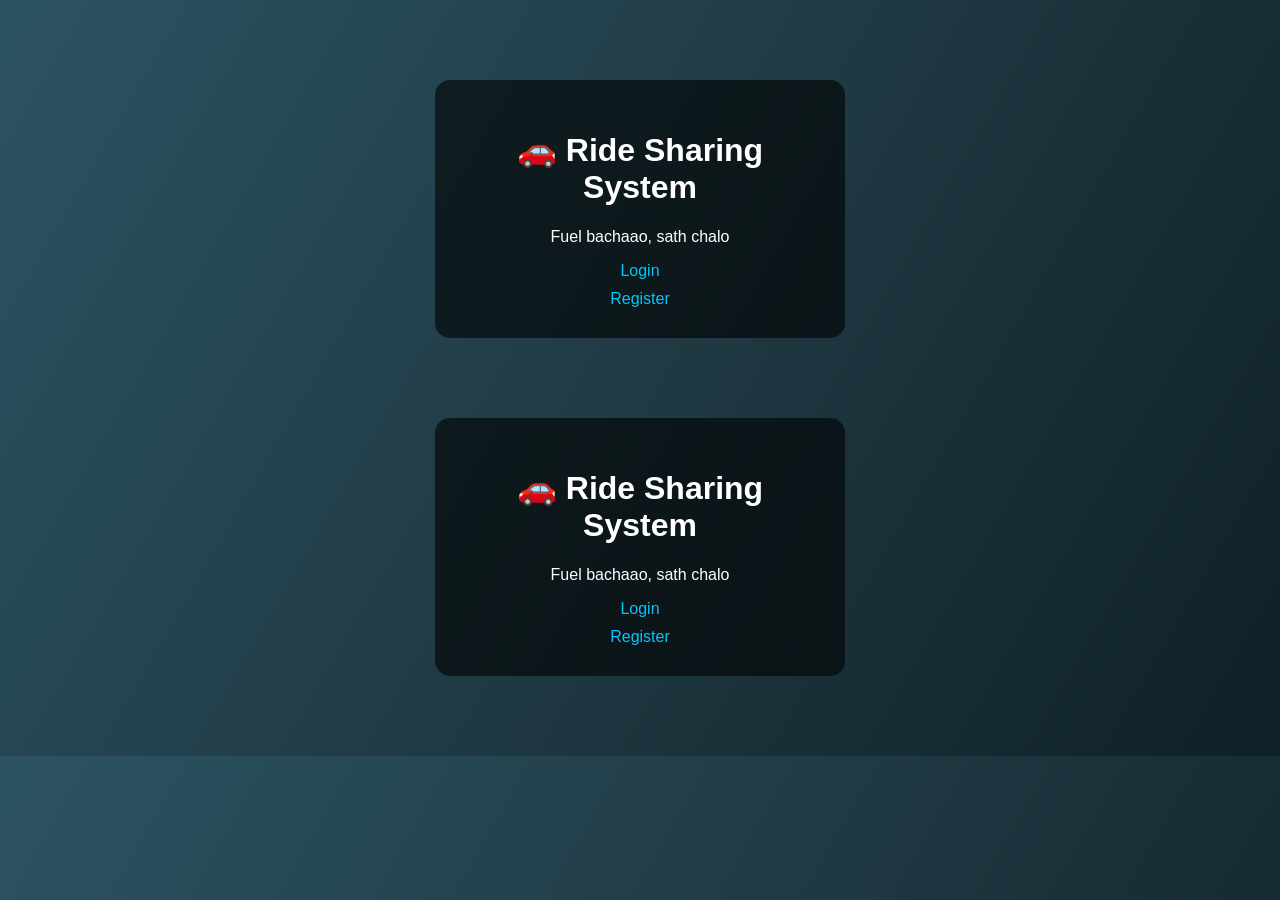
<file: templates/index.html>
<!DOCTYPE html>
<html>
<head>
    <title>Ride Sharing</title>
    <link rel="stylesheet" href="/static/style.css">
</head>
<body>
<div class="box">
    <h1>🚗 Ride Sharing System</h1>
    <p>Fuel bachaao, sath chalo</p>
    <a href="/login">Login</a>
    <a href="/register">Register</a>
</div>
</body>
</html>
<!DOCTYPE html>
<html>
<head>
    <title>Ride Sharing</title>
    <link rel="stylesheet" href="/static/style.css">
</head>
<body>
<div class="box">
    <h1>🚗 Ride Sharing System</h1>
    <p>Fuel bachaao, sath chalo</p>
    <a href="/login">Login</a>
    <a href="/register">Register</a>
</div>
</body>
</html>
</file>
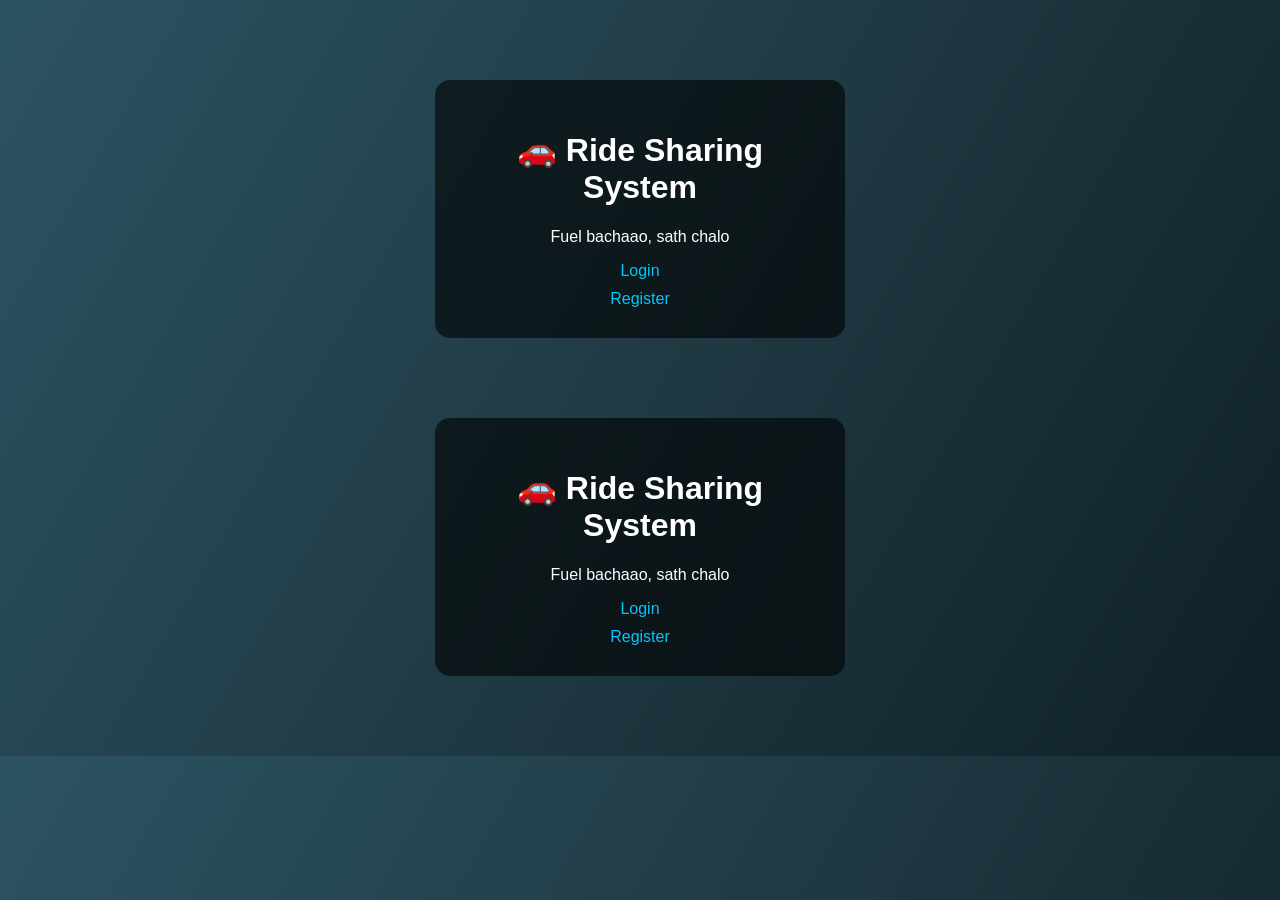
<file: ride_sharing_project/templates/index.html>
<!DOCTYPE html>
<html>
<head>
    <title>Ride Sharing</title>
    <link rel="stylesheet" href="/static/style.css">
</head>
<body>
<div class="box">
    <h1>🚗 Ride Sharing System</h1>
    <p>Fuel bachaao, sath chalo</p>
    <a href="/login">Login</a>
    <a href="/register">Register</a>
</div>
</body>
</html>
<!DOCTYPE html>
<html>
<head>
    <title>Ride Sharing</title>
    <link rel="stylesheet" href="/static/style.css">
</head>
<body>
<div class="box">
    <h1>🚗 Ride Sharing System</h1>
    <p>Fuel bachaao, sath chalo</p>
    <a href="/login">Login</a>
    <a href="/register">Register</a>
</div>
</body>
</html>
</file>
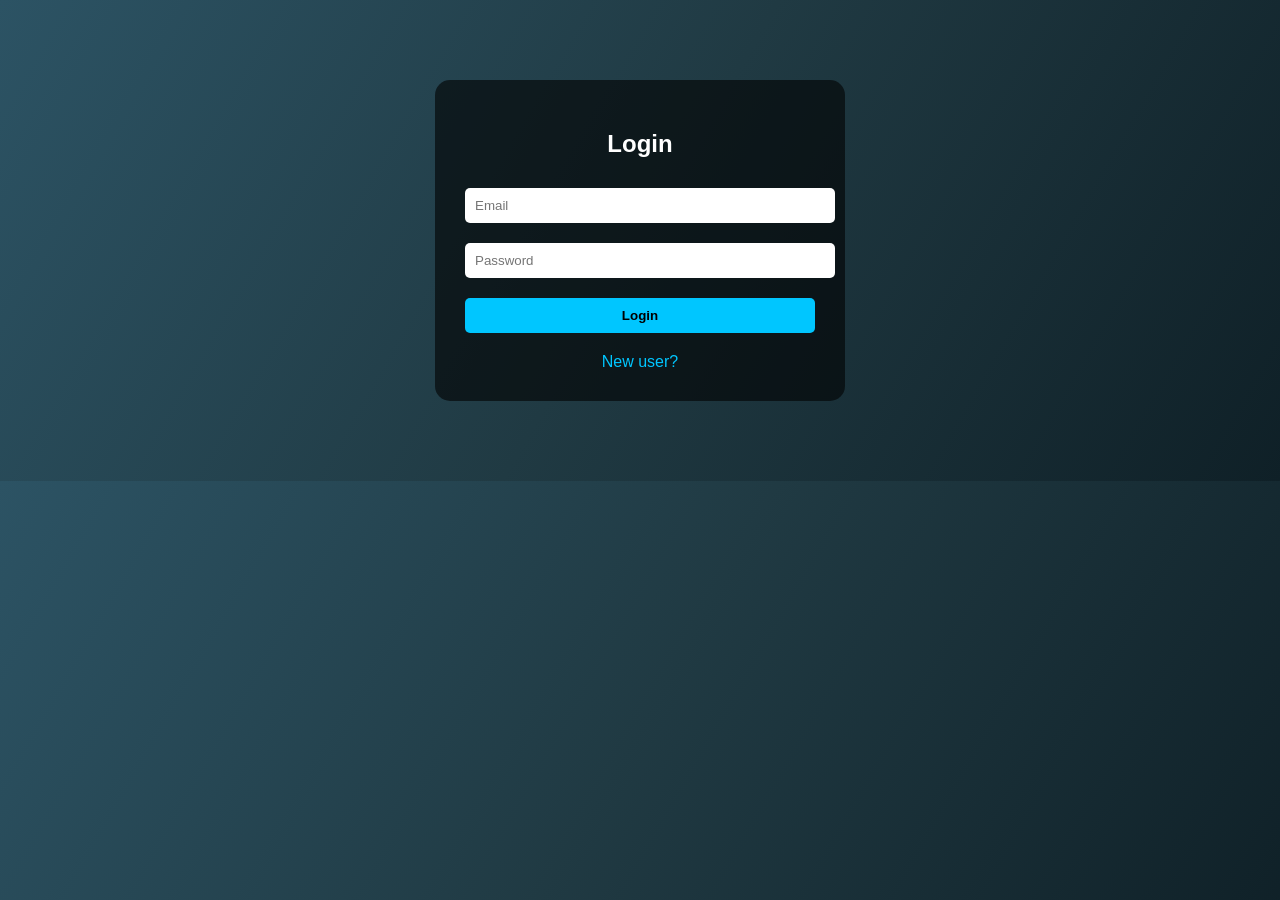
<file: templates/login.html>
<!DOCTYPE html>
<html>
<head>
<title>Login</title>
<link rel="stylesheet" href="/static/style.css">
</head>
<body>
<div class="box">
<h2>Login</h2>
<form method="post">
<input type="email" name="email" placeholder="Email" required>
<input type="password" name="password" placeholder="Password" required>
<button>Login</button>
</form>
<a href="/register">New user?</a>
</div>
</body>
</html>
</file>
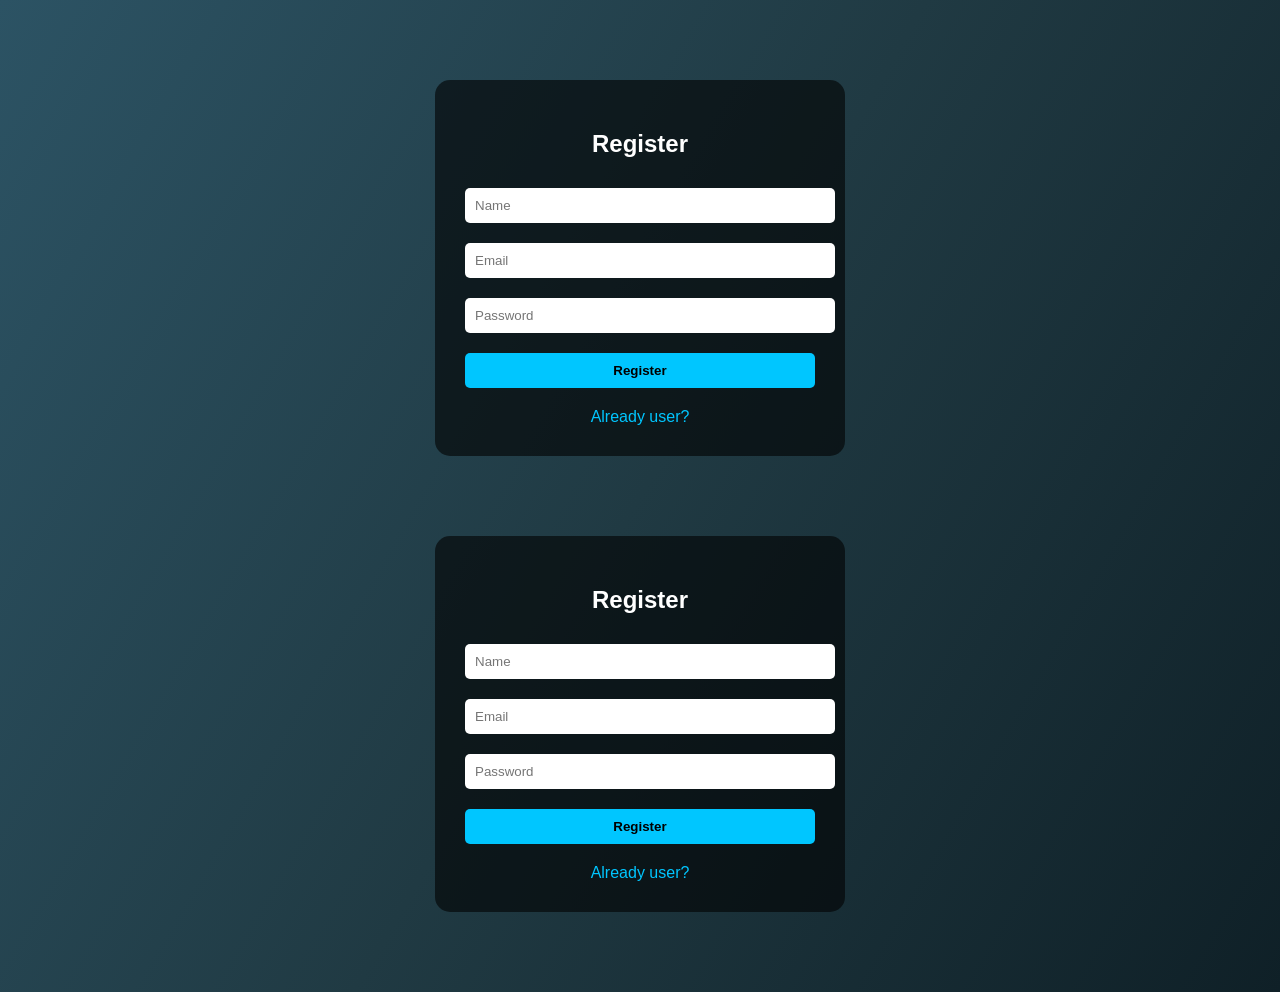
<file: templates/register.html>
<!DOCTYPE html>
<html>
<head>
<title>Register</title>
<link rel="stylesheet" href="/static/style.css">
</head>
<body>
<div class="box">
<h2>Register</h2>
<form method="post">
<input name="name" placeholder="Name" required>
<input type="email" name="email" placeholder="Email" required>
<input type="password" name="password" placeholder="Password" required>
<button>Register</button>
</form>
<a href="/login">Already user?</a>
</div>
</body>
</html>
<!DOCTYPE html>
<html>
<head>
<title>Register</title>
<link rel="stylesheet" href="/static/style.css">
</head>
<body>
<div class="box">
<h2>Register</h2>
<form method="post">
<input name="name" placeholder="Name" required>
<input type="email" name="email" placeholder="Email" required>
<input type="password" name="password" placeholder="Password" required>
<button>Register</button>
</form>
<a href="/login">Already user?</a>
</div>
</body>
</html>
</file>
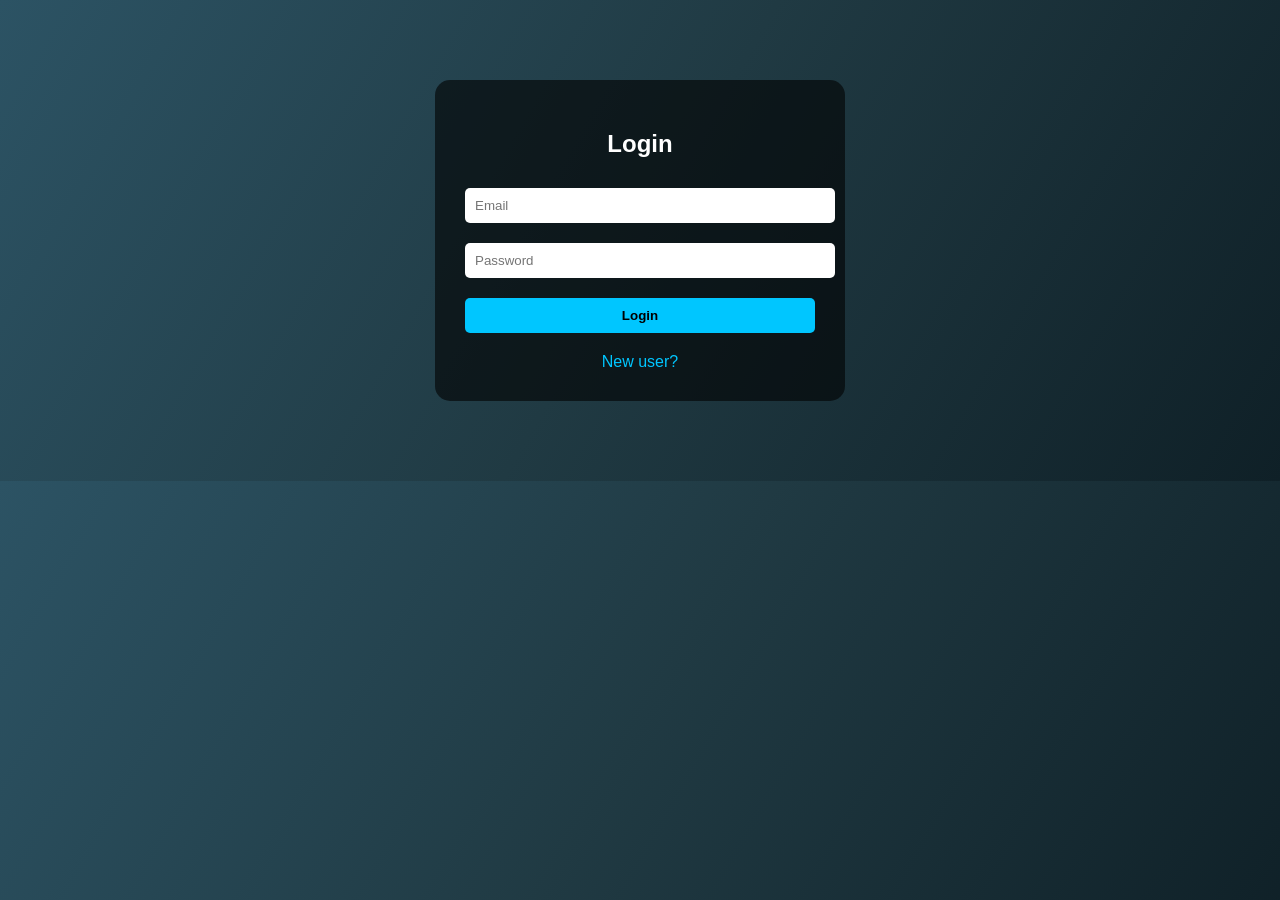
<file: ride_sharing_project/templates/login.html>
<!DOCTYPE html>
<html>
<head>
<title>Login</title>
<link rel="stylesheet" href="/static/style.css">
</head>
<body>
<div class="box">
<h2>Login</h2>
<form method="post">
<input type="email" name="email" placeholder="Email" required>
<input type="password" name="password" placeholder="Password" required>
<button>Login</button>
</form>
<a href="/register">New user?</a>
</div>
</body>
</html>
</file>
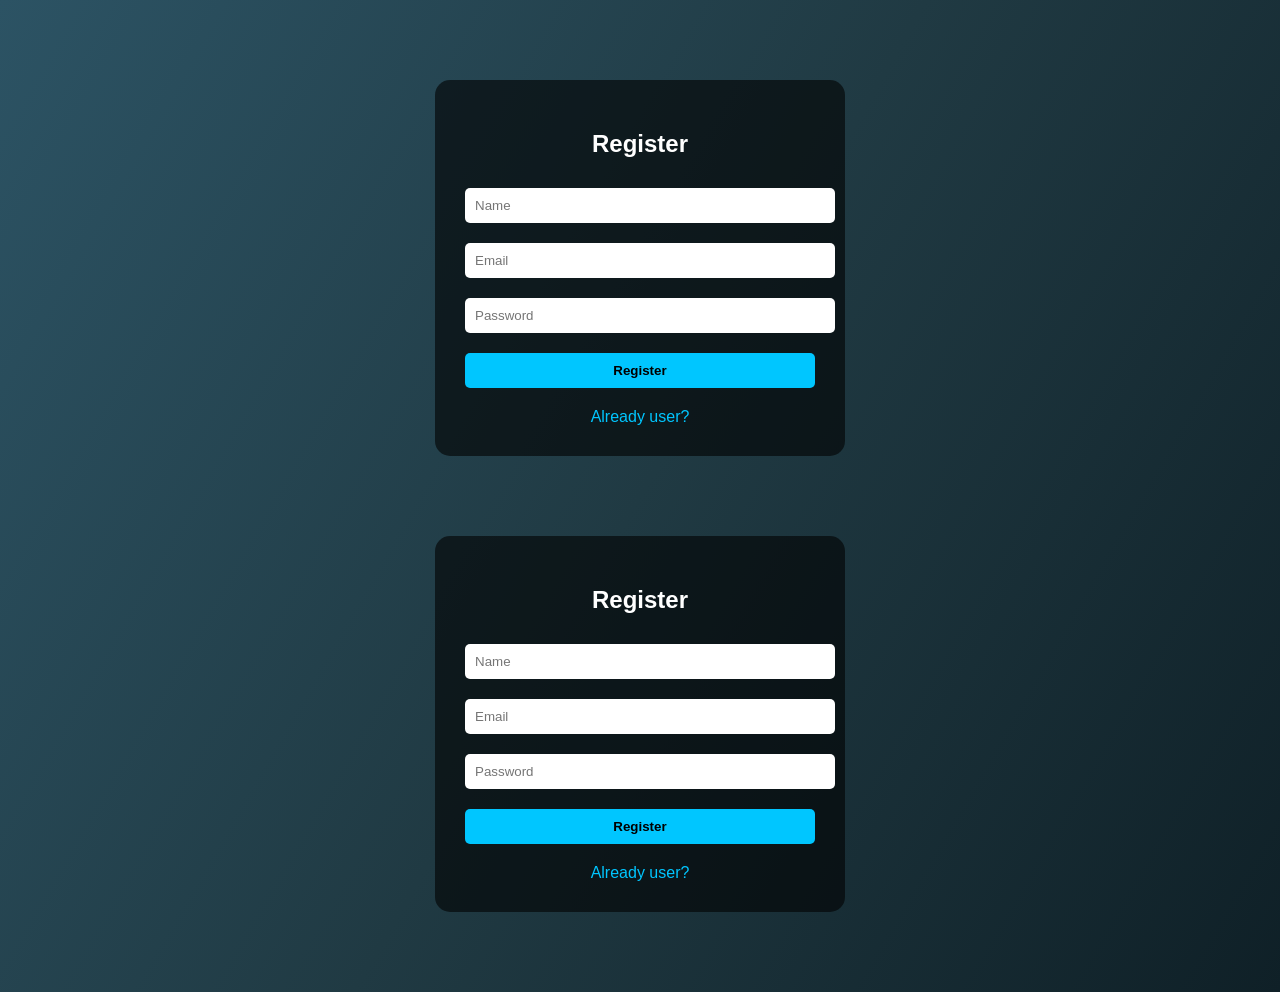
<file: ride_sharing_project/templates/register.html>
<!DOCTYPE html>
<html>
<head>
<title>Register</title>
<link rel="stylesheet" href="/static/style.css">
</head>
<body>
<div class="box">
<h2>Register</h2>
<form method="post">
<input name="name" placeholder="Name" required>
<input type="email" name="email" placeholder="Email" required>
<input type="password" name="password" placeholder="Password" required>
<button>Register</button>
</form>
<a href="/login">Already user?</a>
</div>
</body>
</html>
<!DOCTYPE html>
<html>
<head>
<title>Register</title>
<link rel="stylesheet" href="/static/style.css">
</head>
<body>
<div class="box">
<h2>Register</h2>
<form method="post">
<input name="name" placeholder="Name" required>
<input type="email" name="email" placeholder="Email" required>
<input type="password" name="password" placeholder="Password" required>
<button>Register</button>
</form>
<a href="/login">Already user?</a>
</div>
</body>
</html>
</file>
<file: static/style.css>
body{
    background:#0f2027;
    background:linear-gradient(120deg,#2c5364,#203a43,#0f2027);
    font-family:Arial;
    color:white;
    }
    
    .box{
    width:350px;
    margin:80px auto;
    padding:30px;
    background:rgba(0,0,0,0.6);
    border-radius:15px;
    text-align:center;
    }
    
    input,button{
    width:100%;
    padding:10px;
    margin:10px 0;
    border:none;
    border-radius:5px;
    }
    
    button{
    background:#00c6ff;
    color:black;
    font-weight:bold;
    cursor:pointer;
    }
    
    a{
    color:#00c6ff;
    display:block;
    margin-top:10px;
    text-decoration:none;
    }
body{
background:#0f2027;
background:linear-gradient(120deg,#2c5364,#203a43,#0f2027);
font-family:Arial;
color:white;
}

.box{
width:350px;
margin:80px auto;
padding:30px;
background:rgba(0,0,0,0.6);
border-radius:15px;
text-align:center;
}

input,button{
width:100%;
padding:10px;
margin:10px 0;
border:none;
border-radius:5px;
}

button{
background:#00c6ff;
color:black;
font-weight:bold;
cursor:pointer;
}

a{
color:#00c6ff;
display:block;
margin-top:10px;
text-decoration:none;
}
</file>
